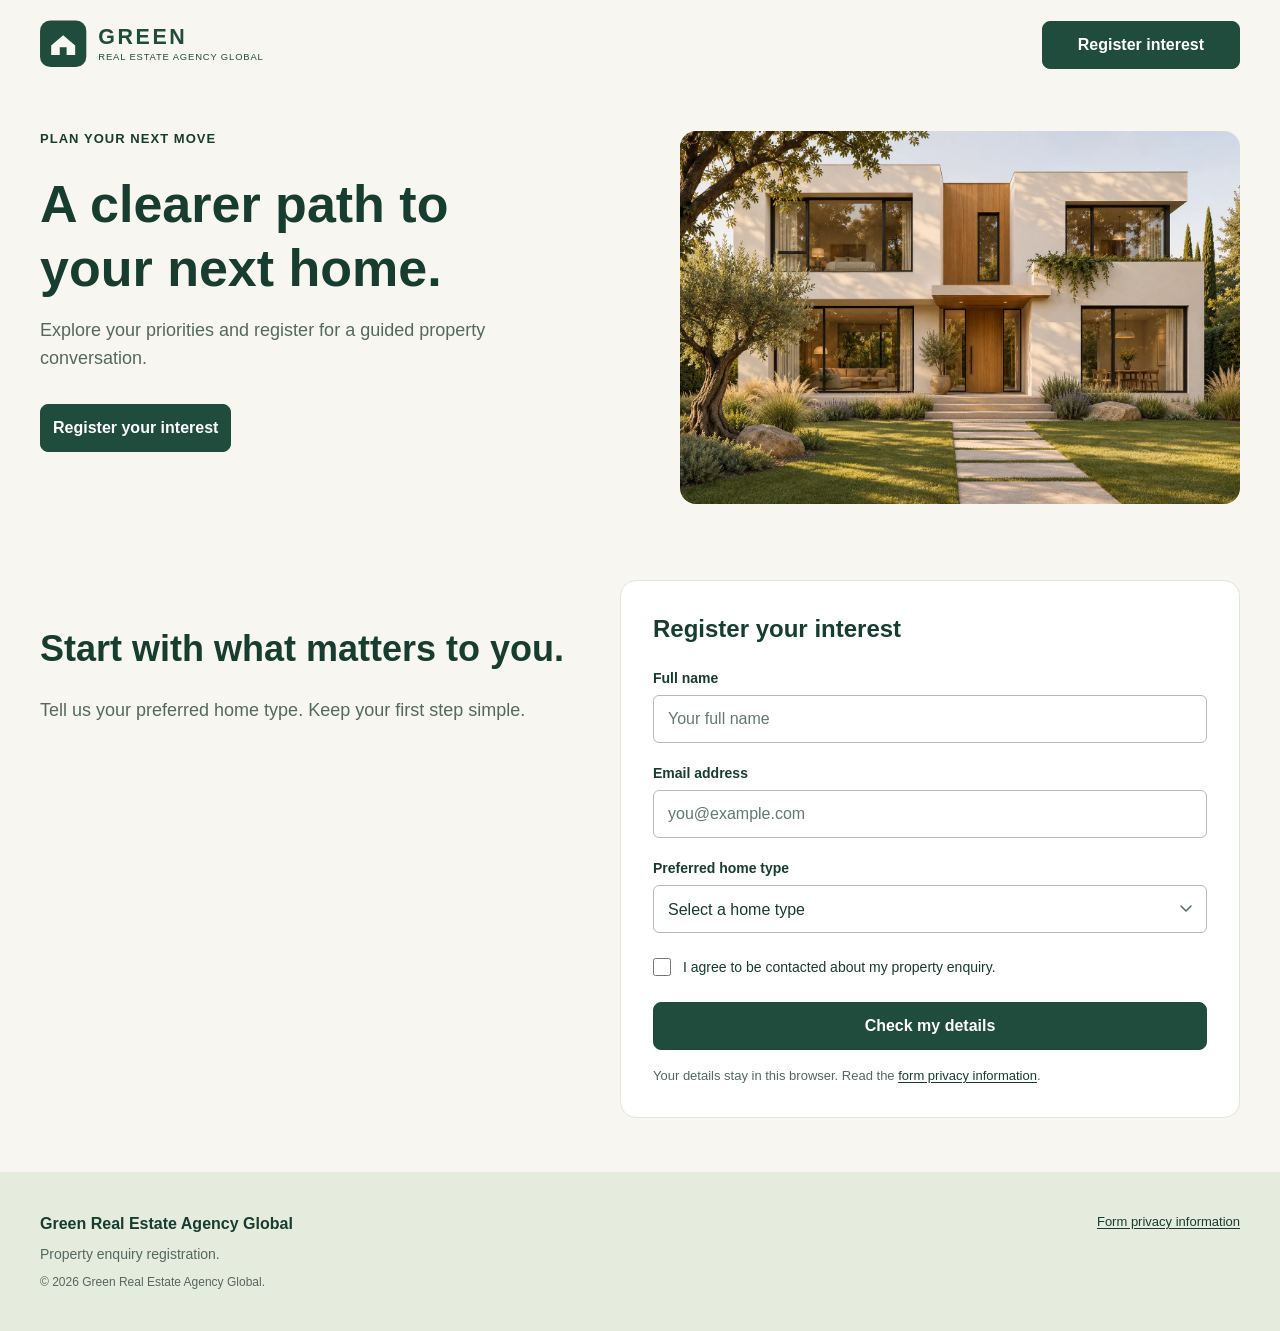
<file: index.html>
<!doctype html>
<html lang="en">
<head>
  <meta charset="utf-8">
  <meta name="viewport" content="width=device-width, initial-scale=1">
  <meta name="description" content="Register your interest in a guided property conversation with Green Real Estate Agency Global.">
  <title>Green Real Estate Agency Global | Property enquiry registration</title>
  <link rel="icon" href="assets/green-wordmark.svg" type="image/svg+xml">
  <link rel="stylesheet" href="styles.css">
  <script src="app.js" defer></script>
</head>
<body>
  <a class="skip-link" href="#main">Skip to main content</a>

  <header class="site-header">
    <div class="container site-header__inner">
      <a class="site-header__brand" href="index.html">
        <img src="assets/green-wordmark.svg" width="350" height="64" alt="Green Real Estate Agency Global">
      </a>
      <a class="btn site-header__cta" href="#register">
        <span class="site-header__cta-short">Register</span>
        <span class="site-header__cta-long">Register interest</span>
      </a>
    </div>
  </header>

  <main id="main">
    <section class="hero container" aria-labelledby="hero-title">
      <div class="hero__copy">
        <p class="eyebrow">PLAN YOUR NEXT MOVE</p>
        <h1 id="hero-title">A clearer path<br class="br-mobile"> to<br class="br-wide"> your next home.</h1>
        <p class="hero__text">Explore your priorities and register for a guided property conversation.</p>
        <a class="btn" href="#register">Register your interest</a>
      </div>
      <figure class="hero__media">
        <img src="assets/hero-home.webp" width="1536" height="1024" alt="Contemporary white home with a landscaped front garden">
      </figure>
    </section>

    <section class="register container" id="register" aria-labelledby="register-title">
      <div class="register__intro">
        <h2 id="register-title">Start with what matters to you.</h2>
        <p>Tell us your preferred home type. Keep your first step simple.</p>
      </div>

      <div class="register__card">
        <h2 id="form-title">Register your interest</h2>
        <form id="register-form" novalidate aria-labelledby="form-title">
          <div class="field">
            <label for="full-name">Full name</label>
            <input id="full-name" name="fullName" type="text" placeholder="Your full name" autocomplete="name" required aria-describedby="full-name-error">
            <p class="field__error" id="full-name-error" aria-live="polite"></p>
          </div>

          <div class="field">
            <label for="email">Email address</label>
            <input id="email" name="email" type="email" placeholder="you@example.com" autocomplete="email" required aria-describedby="email-error">
            <p class="field__error" id="email-error" aria-live="polite"></p>
          </div>

          <div class="field">
            <label for="home-type">Preferred home type</label>
            <select id="home-type" name="homeType" required aria-describedby="home-type-error">
              <option value="">Select a home type</option>
              <option value="Apartment">Apartment</option>
              <option value="Townhouse">Townhouse</option>
              <option value="Detached home">Detached home</option>
            </select>
            <p class="field__error" id="home-type-error" aria-live="polite"></p>
          </div>

          <div class="consent">
            <input id="consent" name="consent" type="checkbox" required aria-describedby="consent-error">
            <label for="consent">I agree to be contacted about my property enquiry.</label>
          </div>
          <p class="field__error consent__error" id="consent-error" aria-live="polite"></p>

          <button class="btn form__submit" type="submit">Check my details</button>
          <p class="form__status" id="form-status" role="status"></p>
          <p class="form__privacy">Your details stay in this browser. Read the <a href="privacy.html">form privacy information</a>.</p>
        </form>
      </div>
    </section>
  </main>

  <footer class="site-footer">
    <div class="container site-footer__inner">
      <div class="site-footer__identity">
        <p class="site-footer__brand">Green Real Estate Agency Global</p>
        <p class="site-footer__tagline">Property enquiry registration.</p>
        <p class="site-footer__copyright">© 2026 Green Real Estate Agency Global.</p>
      </div>
      <a class="site-footer__privacy" href="privacy.html">Form privacy information</a>
    </div>
  </footer>
</body>
</html>
</file>
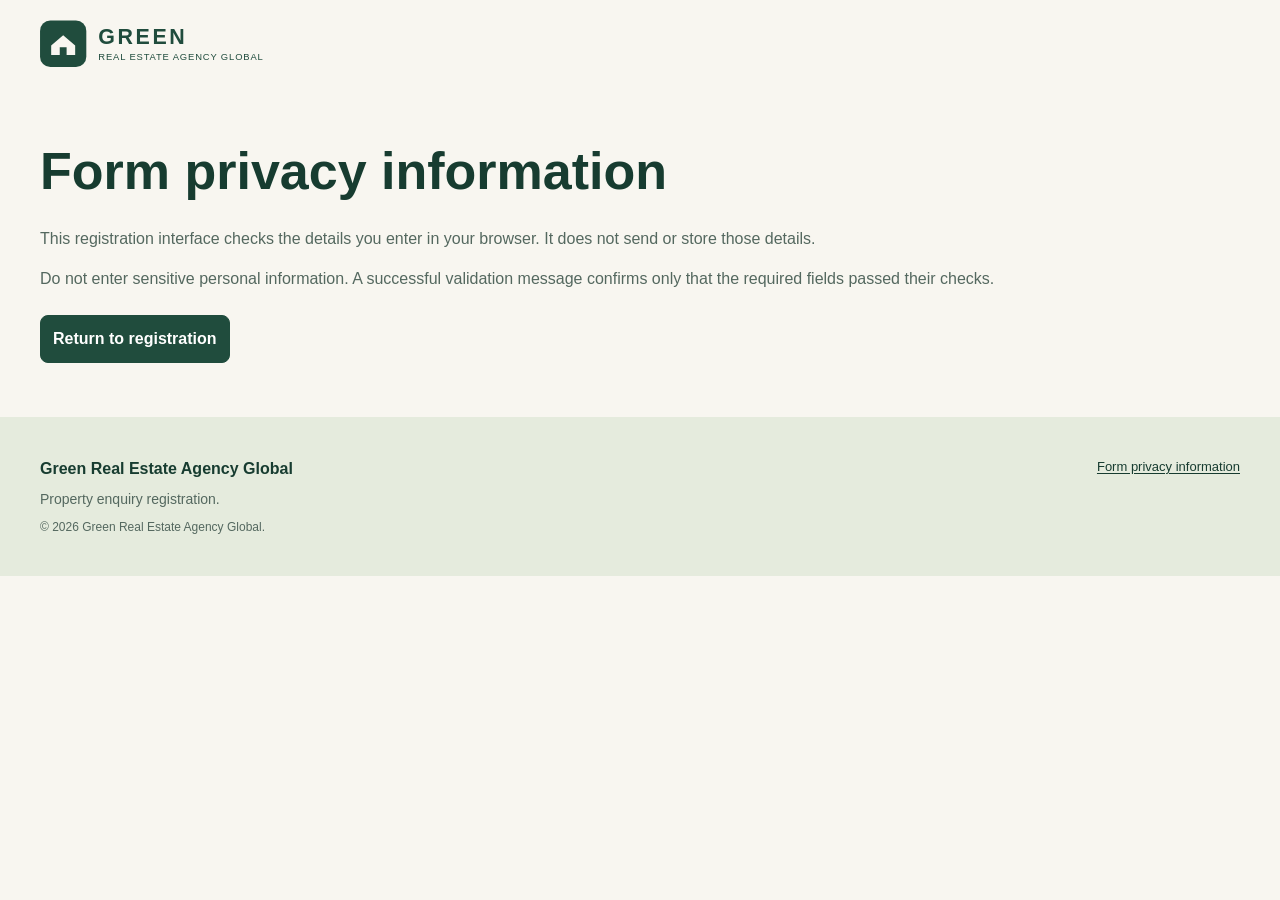
<file: privacy.html>
<!doctype html>
<html lang="en">
<head>
  <meta charset="utf-8">
  <meta name="viewport" content="width=device-width, initial-scale=1">
  <meta name="description" content="How the Green Real Estate Agency Global enquiry form handles the details you enter.">
  <title>Form privacy information | Green Real Estate Agency Global</title>
  <link rel="icon" href="assets/green-wordmark.svg" type="image/svg+xml">
  <link rel="stylesheet" href="styles.css">
</head>
<body>
  <a class="skip-link" href="#main">Skip to main content</a>

  <header class="site-header">
    <div class="container site-header__inner">
      <a class="site-header__brand" href="index.html">
        <img src="assets/green-wordmark.svg" width="350" height="64" alt="Green Real Estate Agency Global">
      </a>
    </div>
  </header>

  <main id="main" class="container privacy-page">
    <h1>Form privacy information</h1>
    <p>This registration interface checks the details you enter in your browser. It does not send or store those details.</p>
    <p>Do not enter sensitive personal information. A successful validation message confirms only that the required fields passed their checks.</p>
    <p><a class="btn" href="index.html#register">Return to registration</a></p>
  </main>

  <footer class="site-footer">
    <div class="container site-footer__inner">
      <div class="site-footer__identity">
        <p class="site-footer__brand">Green Real Estate Agency Global</p>
        <p class="site-footer__tagline">Property enquiry registration.</p>
        <p class="site-footer__copyright">© 2026 Green Real Estate Agency Global.</p>
      </div>
      <a class="site-footer__privacy" href="privacy.html">Form privacy information</a>
    </div>
  </footer>
</body>
</html>
</file>
<file: styles.css>
/* Design tokens */
:root {
  color-scheme: light;

  --canvas: #F8F6F0;
  --primary: #204C3D;
  --primary-hover: #173B30;
  --ink: #173C30;
  --muted: #54685F;
  --surface: #FFFFFF;
  --field-border: #AFBDB4;
  --card-border: #E0E6DF;
  --footer: #E5EBDD;
  --placeholder: #64796D;
  --error: #A4262C;

  --radius-sm: 6px;
  --radius-md: 8px;
  --radius-lg: 16px;
  --control-height: 48px;

  --font: Arial, sans-serif;
  --gutter: 16px;
}

/* Base */
*,
*::before,
*::after {
  box-sizing: border-box;
}

html {
  scroll-behavior: smooth;
}

body {
  margin: 0;
  background: var(--canvas);
  color: var(--ink);
  font-family: var(--font);
  font-size: 16px;
  line-height: 1.5;
}

img {
  display: block;
  max-width: 100%;
  height: auto;
}

a {
  color: inherit;
}

:focus-visible {
  outline: 3px solid var(--primary);
  outline-offset: 3px;
}

.skip-link {
  position: absolute;
  left: -9999px;
  top: 8px;
  z-index: 10;
  padding: 8px 12px;
  background: var(--surface);
  border: 1px solid var(--primary);
  border-radius: var(--radius-sm);
  font-size: 14px;
  font-weight: 700;
}

.skip-link:focus {
  left: 8px;
}

/* The headline breaks at a different word on small screens. */
.br-wide {
  display: none;
}

/* Layout */
/* Reserving the gutter in the max-width keeps the content box at 1200px
   on large screens, which gives 120px outer margins at 1440px. */
.container {
  width: 100%;
  max-width: calc(1200px + 2 * var(--gutter));
  margin-inline: auto;
  padding-inline: var(--gutter);
}

.site-header {
  padding-block: 18px;
}

.site-header__inner {
  display: flex;
  align-items: center;
  justify-content: space-between;
  gap: 16px;
}

.site-header__brand img {
  width: 205px;
}

/* Components */
.btn {
  display: inline-flex;
  align-items: center;
  justify-content: center;
  min-height: var(--control-height);
  padding-inline: 12px;
  border: 1px solid var(--primary);
  border-radius: var(--radius-md);
  background: var(--primary);
  color: var(--surface);
  font-family: var(--font);
  font-size: 16px;
  font-weight: 700;
  line-height: 1;
  text-align: center;
  text-decoration: none;
  white-space: nowrap;
  cursor: pointer;
}

.btn:hover {
  background: var(--primary-hover);
  border-color: var(--primary-hover);
}

.site-header__cta-long {
  display: none;
}

.hero {
  padding-top: 24px;
}

.eyebrow {
  margin: 0 0 20px;
  font-size: 12px;
  font-weight: 700;
  letter-spacing: 0.08em;
  line-height: 1.3;
}

.hero h1 {
  margin: 0 0 30px;
  font-size: 34px;
  font-weight: 700;
  line-height: 42px;
}

.hero__text {
  margin: 0 0 24px;
  color: var(--muted);
  font-size: 16px;
  line-height: 24px;
}

.hero__media {
  margin: 36px 0 0;
}

.hero__media img {
  width: 100%;
  aspect-ratio: 3 / 2;
  object-fit: cover;
  border-radius: var(--radius-lg);
}

.register {
  padding-top: 48px;
}

.register__intro {
  margin-bottom: 52px;
}

.register__intro h2 {
  margin: 0 0 16px;
  font-size: 28px;
  font-weight: 700;
  line-height: 36px;
}

.register__intro p {
  margin: 0;
  color: var(--muted);
  font-size: 16px;
  line-height: 24px;
}

.register__card {
  padding: 20px;
  border: 1px solid var(--card-border);
  border-radius: var(--radius-lg);
  background: var(--surface);
}

.register__card h2 {
  margin: 0 0 16px;
  font-size: 22px;
  font-weight: 700;
  line-height: 1.3;
}

.field {
  margin-bottom: 20px;
}

.field label {
  display: block;
  margin-bottom: 6px;
  font-size: 14px;
  font-weight: 700;
}

.field input,
.field select {
  width: 100%;
  height: var(--control-height);
  padding: 0 14px;
  border: 1px solid var(--field-border);
  border-radius: var(--radius-sm);
  background-color: var(--surface);
  color: var(--ink);
  font-family: var(--font);
  font-size: 16px;
}

.field select {
  appearance: none;
  padding-right: 40px;
  background-image: url("data:image/svg+xml,%3Csvg xmlns='http://www.w3.org/2000/svg' width='12' height='8' viewBox='0 0 12 8'%3E%3Cpath d='M1 1l5 5 5-5' fill='none' stroke='%2354685F' stroke-width='1.5' stroke-linecap='round'/%3E%3C/svg%3E");
  background-repeat: no-repeat;
  background-position: right 14px center;
}

.field input::placeholder {
  color: var(--placeholder);
  opacity: 1;
}

.consent {
  display: flex;
  align-items: flex-start;
  gap: 12px;
  margin: 24px 0 0;
  font-size: 13px;
  line-height: 1.45;
}

.consent input {
  flex: none;
  width: 18px;
  height: 18px;
  margin: 1px 0 0;
  accent-color: var(--primary);
}

.form__submit {
  width: 100%;
  margin-top: 24px;
}

.form__privacy {
  margin: 16px 0 0;
  color: var(--muted);
  font-size: 12px;
  line-height: 1.5;
}

.form__privacy a,
.site-footer__privacy {
  color: var(--ink);
  text-decoration: underline;
  text-underline-offset: 2px;
}

/* Form feedback */
.field__error,
.form__status {
  margin: 6px 0 0;
  font-size: 14px;
  line-height: 1.35;
}

.field__error:empty,
.form__status:empty {
  display: none;
}

.field__error {
  color: var(--error);
}

.consent__error {
  margin-top: 8px;
}

.form__status {
  color: var(--primary);
  font-weight: 700;
}

.field input[aria-invalid="true"],
.field select[aria-invalid="true"] {
  border-color: var(--error);
}

.consent input[aria-invalid="true"] {
  outline: 2px solid var(--error);
  outline-offset: 2px;
}

/* Footer */
.site-footer {
  margin-top: 76px;
  padding-block: 32px;
  background: var(--footer);
}

.site-footer__inner {
  display: flex;
  flex-direction: column;
  gap: 16px;
}

.site-footer__brand {
  margin: 0 0 8px;
  font-size: 16px;
  font-weight: 700;
}

.site-footer__tagline {
  margin: 0;
  color: var(--muted);
  font-size: 14px;
}

.site-footer__copyright {
  margin: 8px 0 0;
  color: var(--muted);
  font-size: 12px;
}

.site-footer__privacy {
  align-self: flex-start;
  font-size: 13px;
}

.privacy-page {
  padding-top: 48px;
}

.privacy-page h1 {
  margin: 0 0 24px;
  font-size: 34px;
  line-height: 42px;
}

.privacy-page p {
  margin: 0 0 16px;
  color: var(--muted);
  font-size: 16px;
  line-height: 24px;
}

.privacy-page .btn {
  margin-top: 8px;
}

/* Tablet and up */
@media (min-width: 768px) {
  :root {
    --gutter: 32px;
  }

  .site-header__brand img {
    width: 300px;
  }

  .site-header__cta {
    padding-inline: 30px;
  }

  .br-mobile {
    display: none;
  }

  .br-wide {
    display: inline;
  }

  .hero {
    padding-top: 40px;
  }

  .eyebrow {
    margin-bottom: 24px;
    font-size: 13px;
  }

  .hero h1,
  .privacy-page h1 {
    font-size: 44px;
    line-height: 54px;
  }

  .hero h1 {
    margin-bottom: 44px;
  }

  .hero__text {
    max-width: 560px;
    margin-bottom: 32px;
    font-size: 18px;
    line-height: 28px;
  }

  .hero__media {
    margin-top: 32px;
  }

  .register {
    padding-top: 59px;
  }

  .register__intro {
    margin-bottom: 40px;
  }

  .register__intro h2 {
    font-size: 32px;
    line-height: 1.25;
  }

  .register__intro p {
    font-size: 18px;
    line-height: 28px;
  }

  .register__card {
    padding: 32px;
  }

  .register__card h2 {
    margin-bottom: 24px;
    font-size: 24px;
  }

  .consent {
    font-size: 14px;
  }

  .form__privacy {
    font-size: 13px;
  }

  .site-footer {
    margin-top: 57px;
  }

  .site-footer__inner {
    flex-direction: row;
    align-items: flex-start;
    justify-content: space-between;
  }

  .site-footer__privacy {
    align-self: auto;
  }
}

/* Desktop and up */
@media (min-width: 1024px) {
  :root {
    --gutter: 40px;
  }

  .site-header__cta {
    padding-inline: 35px;
  }

  .site-header__cta-short {
    display: none;
  }

  .site-header__cta-long {
    display: inline;
  }

  .hero {
    display: grid;
    grid-template-columns: minmax(0, 1fr) 560px;
    gap: 80px;
    align-items: start;
    padding-top: 40px;
  }

  .hero h1,
  .privacy-page h1 {
    font-size: 52px;
    line-height: 64px;
  }

  .hero h1 {
    margin-bottom: 16px;
  }

  .hero__text {
    max-width: 480px;
  }

  .hero__media {
    margin-top: 0;
  }

  .register {
    display: grid;
    grid-template-columns: minmax(0, 1fr) 620px;
    gap: 40px;
    align-items: start;
    padding-top: 60px;
  }

  .register__intro {
    padding-top: 62px;
    margin-bottom: 0;
  }

  .register__card {
    margin-top: 16px;
  }

  .register__intro h2 {
    margin-bottom: 24px;
    font-size: 36px;
    line-height: 46px;
  }

  .register__intro p {
    font-size: 18px;
    line-height: 28px;
  }

  .register__card h2 {
    font-size: 24px;
  }

  .site-footer {
    margin-top: 54px;
    padding-block: 40px;
  }
}
</file>
